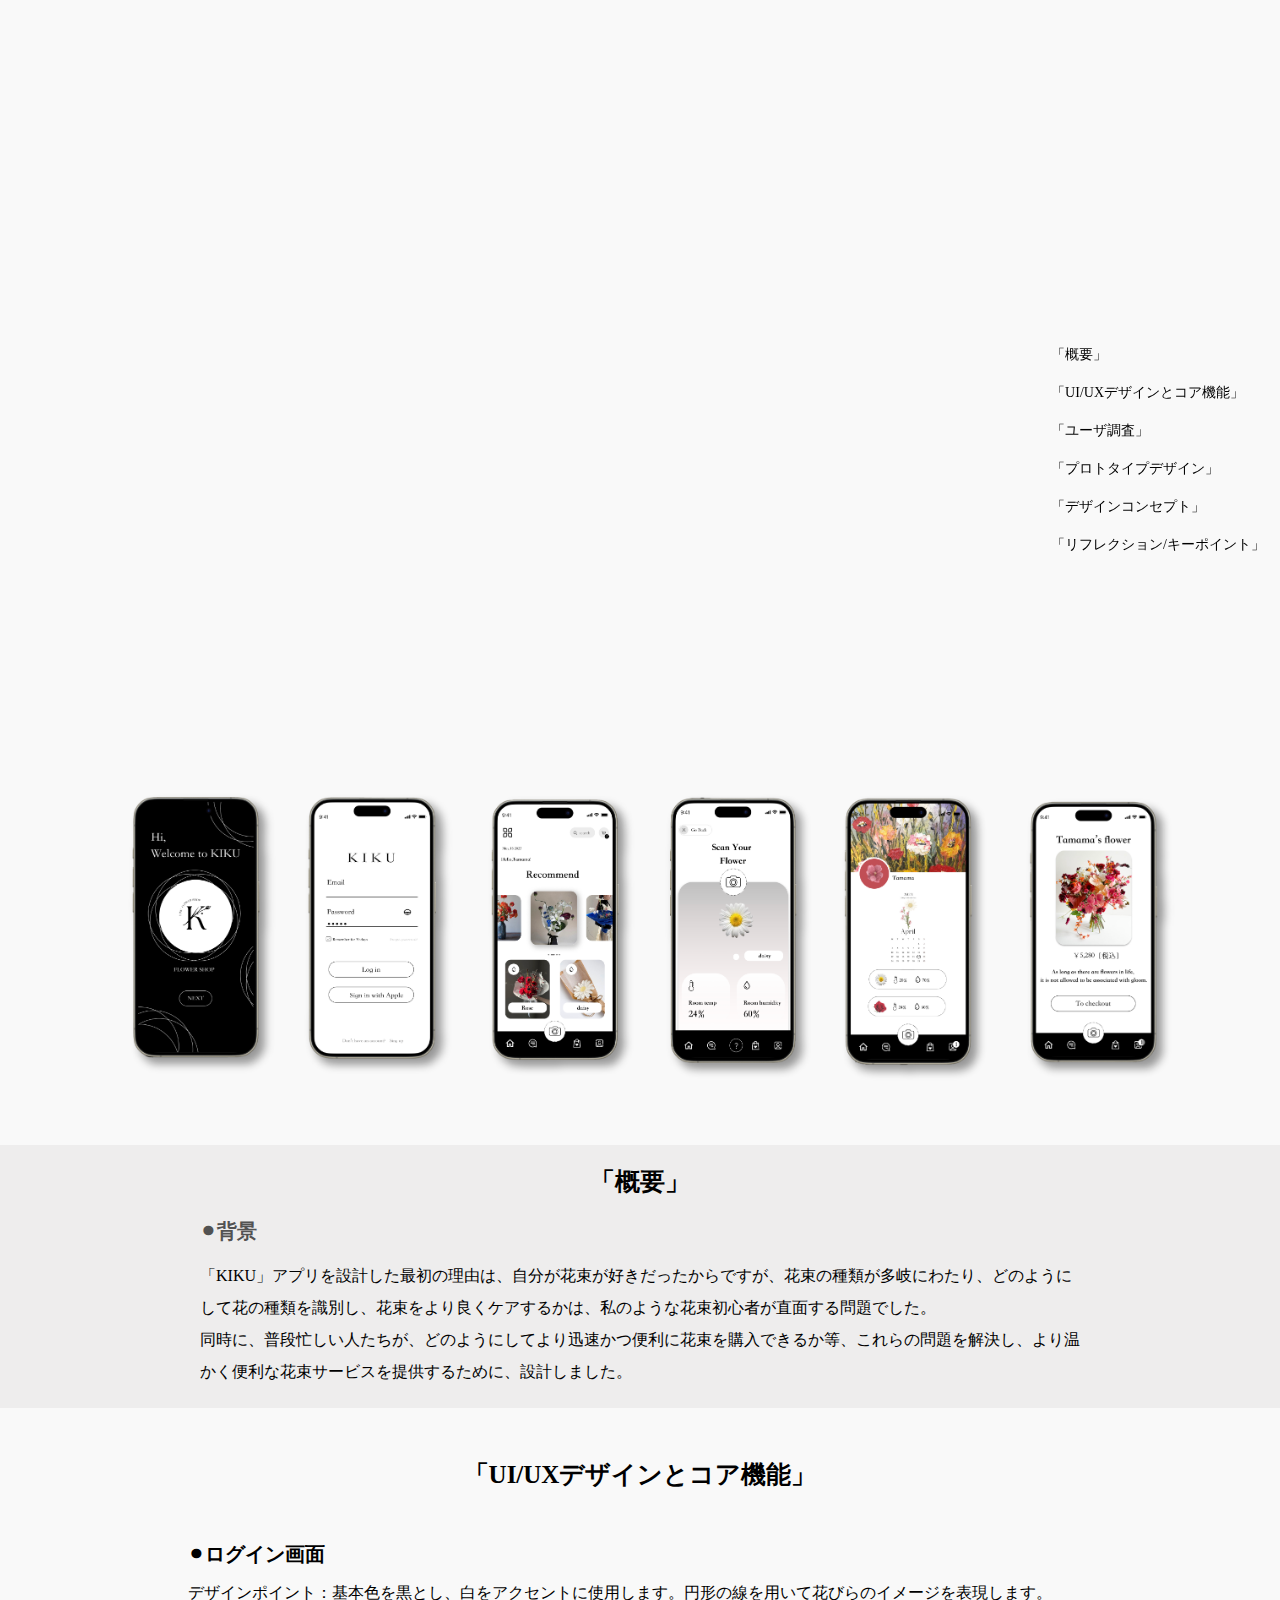
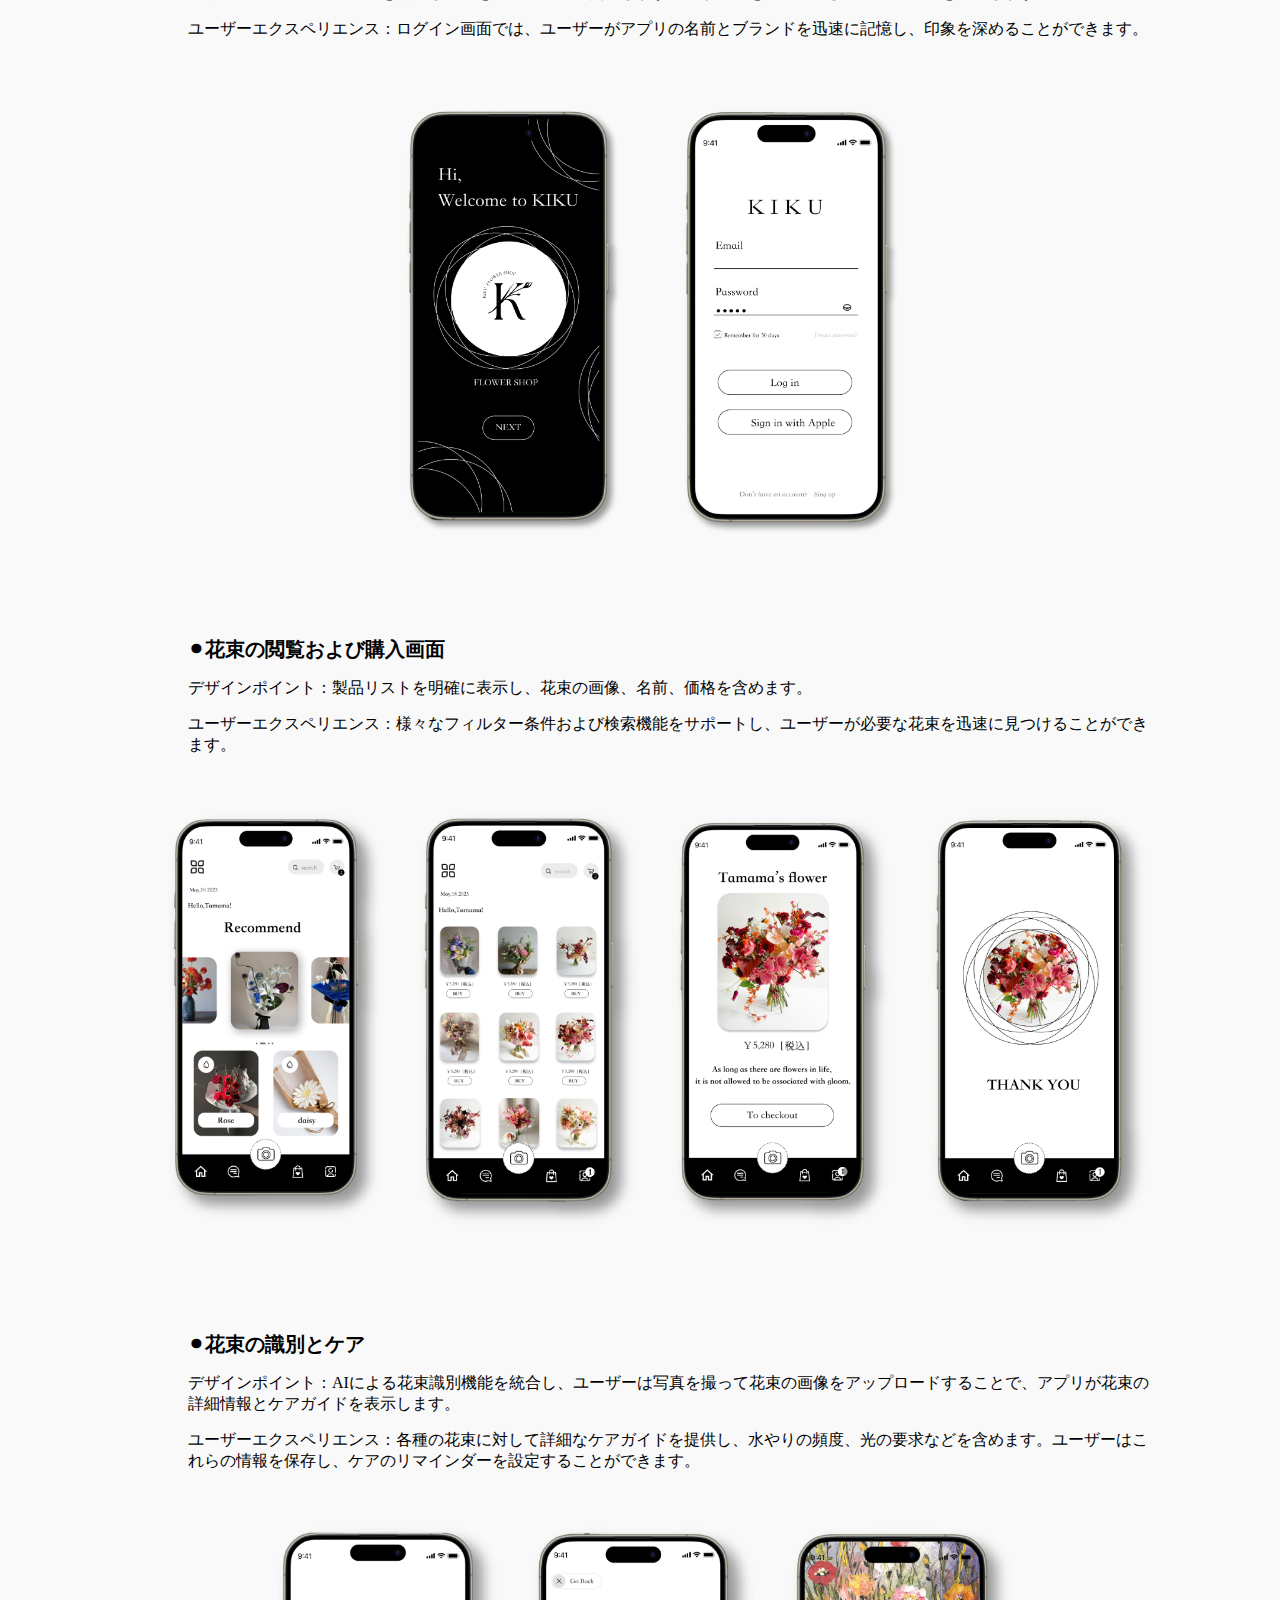
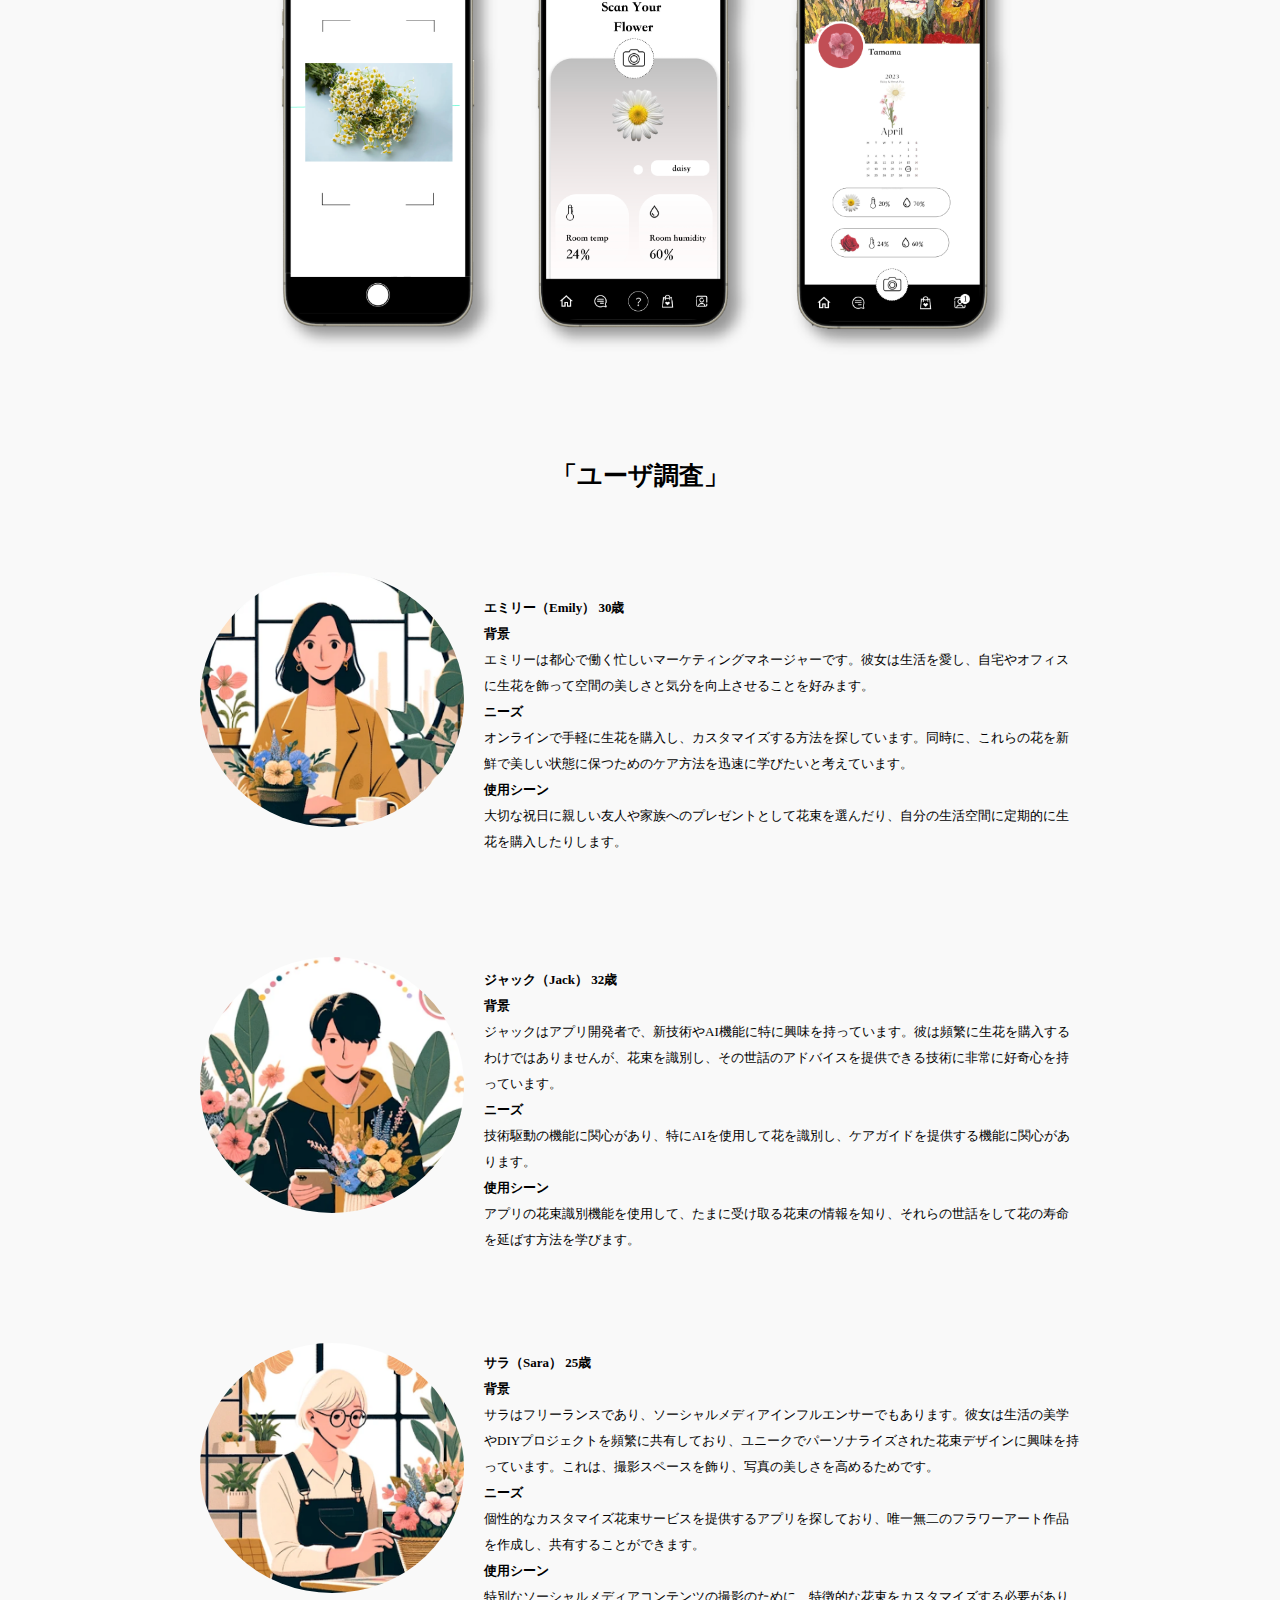
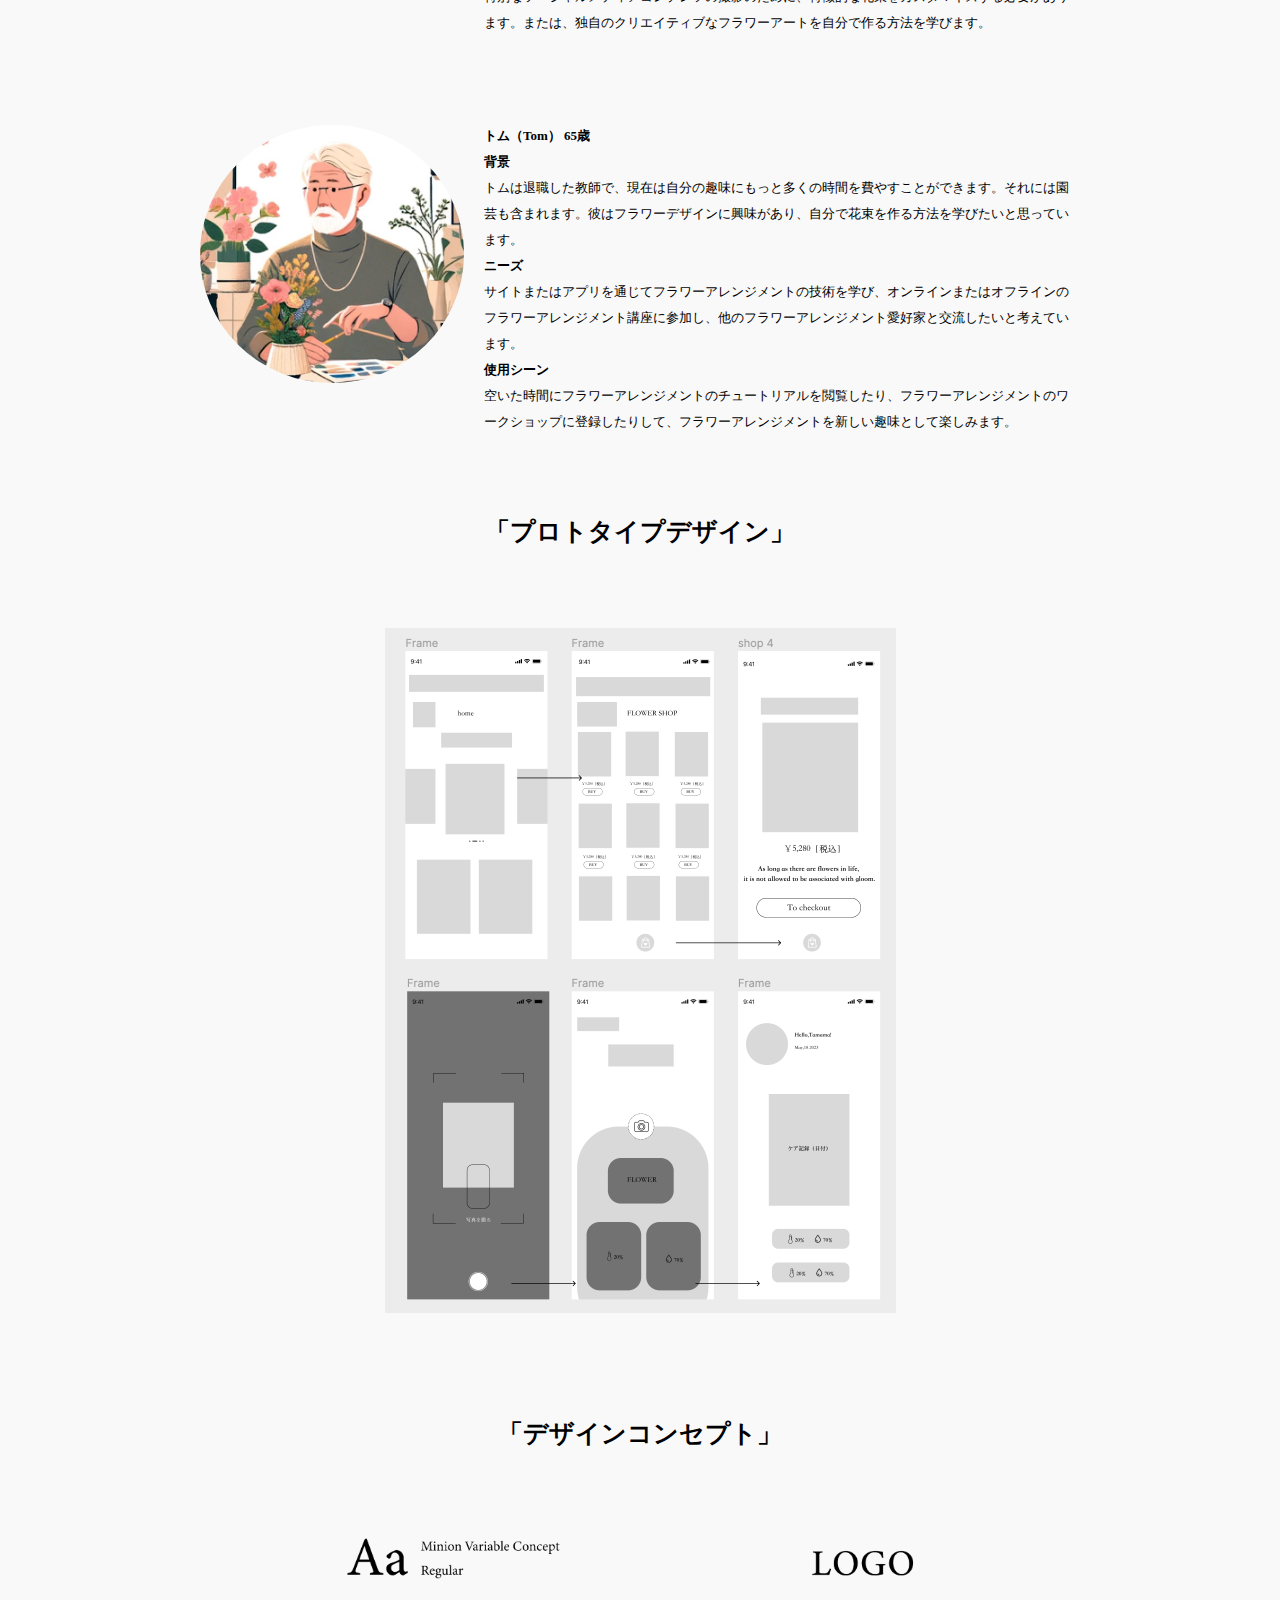
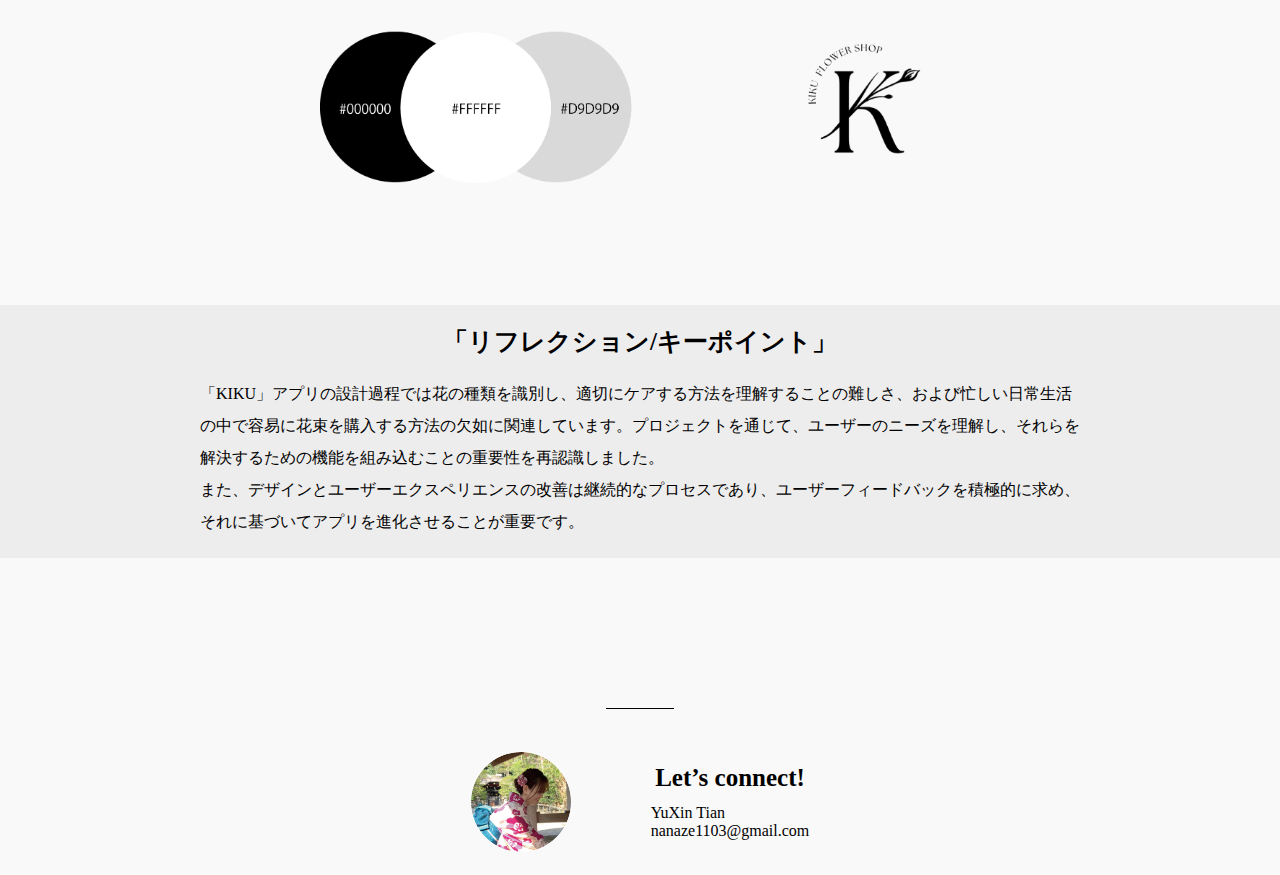
<file: app.html>
<!DOCTYPE html>
<html lang="jp">

<head>
  <meta charset="UTF-8">
  <meta http-equiv="X-UA-Compatible" content="IE=edge">
  <meta name="viewport" content="width=device-width, initial-scale=1.0">
  <link rel="stylesheet" href="./css/app.css">
  <link rel="preconnect" href="https://fonts.googleapis.com">
  <link rel="preconnect" href="https://fonts.gstatic.com" crossorigin>
  <link rel="preconnect" href="https://fonts.googleapis.com">
  <link rel="preconnect" href="https://fonts.gstatic.com" crossorigin>
  <link rel="icon" href="/images/favicon.ico" type="image/x-icon">
  <link
    href="https://fonts.googleapis.com/css2?family=Cormorant+Garamond:wght@700&family=Cormorant+Infant:wght@700&family=Inria+Serif&family=Montserrat&family=Roboto+Slab:wght@500&family=Roboto:wght@300&family=Shippori+Mincho+B1:wght@700&display=swap"
    rel="stylesheet">
  <title>App | Yuxin Tian's Portfolio</title>
</head>

<body>
  <div class="navbar">
    <span><a href="./index.html">Tian</a></span>
    <nav>
      <div class="dropdown">
        <!-- <a href="#portfolio" class="dropbtn">Portfolio</a> -->
        <a href="index.html#portfolio" class="dropbtn">Portfolio</a>

        <div class="dropdown-content">
          <a href="./index.html#web">web</a>
          <a href="./index.html#poster">poster</a>
          <a href="./index.html#art">art</a>
          <a href="./index.html#app">app</a>
        </div>
      </div>
      <a href="./about.html">About</a>
      <a href="mailto:nanaze1103@gmail.com">Contact</a>
    </nav>
  </div>


  <div class="sidebar-menu">
    <a href="#overview" class="menu-item">「概要」</a>
    <a href="#uiux" class="menu-item">「UI/UXデザインとコア機能」</a>
    <a href="#user-research" class="menu-item">「ユーザ調査」</a>
    <a href="#prototype-design" class="menu-item">「プロトタイプデザイン」</a>
    <a href="#design-concept" class="menu-item">「デザインコンセプト」</a>
    <a href="#reflection-keypoints" class="menu-item">「リフレクション/キーポイント」</a>
  </div>


  <div class="container fade-in-animation">
    <h1>KIKU</h1>
  </div>

  <div class="image-box">
    <!-- Replace 'path_to_your_image.jpg' with the actual path to your image -->
    <img src="images/app-iphone.png" alt="Descriptive Text for Image">
  </div>

  <div class="box" id="overview">
    <h4>「概要」</h4>
    <h5>⚫︎背景</h5>
    <p>
      「KIKU」アプリを設計した最初の理由は、自分が花束が好きだったからですが、花束の種類が多岐にわたり、どのようにして花の種類を識別し、花束をより良くケアするかは、私のような花束初心者が直面する問題でした。<br>
      同時に、普段忙しい人たちが、どのようにしてより迅速かつ便利に花束を購入できるか等、これらの問題を解決し、より温かく便利な花束サービスを提供するために、設計しました。
    </p>
  </div>

  <div class="feature-box" id="uiux">
    <h4>「UI/UXデザインとコア機能」</h4>
    <h5>⚫︎ログイン画面</h5>
    <p>デザインポイント：基本色を黒とし、白をアクセントに使用します。円形の線を用いて花びらのイメージを表現します。</p>
    <p>ユーザーエクスペリエンス：ログイン画面では、ユーザーがアプリの名前とブランドを迅速に記憶し、印象を深めることができます。</p>
    <div class="image-row">
      <img src="images/touroku.png" alt="Image Description 1">
    </div>
  </div>

  <div class="feature-box">
    <h5>⚫︎花束の閲覧および購入画面</h5>
    <p>デザインポイント：製品リストを明確に表示し、花束の画像、名前、価格を含めます。</p>
    <p>ユーザーエクスペリエンス：様々なフィルター条件および検索機能をサポートし、ユーザーが必要な花束を迅速に見つけることができます。</p>
    <div class="image-row">
      <img src="images/shopping.png" alt="Image Description 1" style="width: 100%; height: auto;">
    </div>
  </div>

  <div class="feature-box">
    <h5>⚫︎花束の識別とケア</h5>
    <p>デザインポイント：AIによる花束識別機能を統合し、ユーザーは写真を撮って花束の画像をアップロードすることで、アプリが花束の詳細情報とケアガイドを表示します。</p>
    <p>ユーザーエクスペリエンス：各種の花束に対して詳細なケアガイドを提供し、水やりの頻度、光の要求などを含めます。ユーザーはこれらの情報を保存し、ケアのリマインダーを設定することができます。</p>
    <div class="image-row">
      <img src="images/care.png" alt="Image Description 1" style="width: 75%; height: auto;">
    </div>
  </div>
  <!-- 复制上面的盒子两次以创建三个一样的盒子 -->

  <div class="user-research-section" id="user-research">
    <h4 class="user-research-title">「ユーザ調査」</h4>
    <div class="user-research-content">
      <div class="research-item">
        <img src="images/30.png" alt="图片描述" class="research-image">
        <div class="research-text">
          <p><strong>エミリー（Emily） 30歳</strong><br>

            <strong>背景</strong><br>
            エミリーは都心で働く忙しいマーケティングマネージャーです。彼女は生活を愛し、自宅やオフィスに生花を飾って空間の美しさと気分を向上させることを好みます。<br>
            <strong>ニーズ</strong><br>オンラインで手軽に生花を購入し、カスタマイズする方法を探しています。同時に、これらの花を新鮮で美しい状態に保つためのケア方法を迅速に学びたいと考えています。<br>
            <strong>使用シーン</strong><br>
            大切な祝日に親しい友人や家族へのプレゼントとして花束を選んだり、自分の生活空間に定期的に生花を購入したりします。
          </p>
        </div>
      </div>

      <div class="user-research-section">
        <div class="user-research-content">
          <div class="research-item">
            <img src="images/32.png" alt="图片描述" class="research-image">
            <div class="research-text">
              <p><strong>ジャック（Jack） 32歳</strong><br>

                <strong>背景</strong><br>
                ジャックはアプリ開発者で、新技術やAI機能に特に興味を持っています。彼は頻繁に生花を購入するわけではありませんが、花束を識別し、その世話のアドバイスを提供できる技術に非常に好奇心を持っています。<br>
                <strong>ニーズ</strong><br>技術駆動の機能に関心があり、特にAIを使用して花を識別し、ケアガイドを提供する機能に関心があります。<br>
                <strong>使用シーン</strong><br>
                アプリの花束識別機能を使用して、たまに受け取る花束の情報を知り、それらの世話をして花の寿命を延ばす方法を学びます。
              </p>
            </div>
          </div>

          <div class="user-research-section">
            <div class="user-research-content">
              <div class="research-item">
                <img src="images/25.png" alt="图片描述" class="research-image">
                <div class="research-text">
                  <p><strong>サラ（Sara） 25歳</strong><br>

                    <strong>背景</strong><br>
                    サラはフリーランスであり、ソーシャルメディアインフルエンサーでもあります。彼女は生活の美学やDIYプロジェクトを頻繁に共有しており、ユニークでパーソナライズされた花束デザインに興味を持っています。これは、撮影スペースを飾り、写真の美しさを高めるためです。<br>
                    <strong>ニーズ</strong><br>個性的なカスタマイズ花束サービスを提供するアプリを探しており、唯一無二のフラワーアート作品を作成し、共有することができます。<br>
                    <strong>使用シーン</strong><br>
                    特別なソーシャルメディアコンテンツの撮影のために、特徴的な花束をカスタマイズする必要があります。または、独自のクリエイティブなフラワーアートを自分で作る方法を学びます。
                  </p>
                </div>
              </div>

              <div class="user-research-section">
                <div class="user-research-content">
                  <div class="research-item">
                    <img src="images/65.png" alt="图片描述" class="research-image">
                    <div class="research-text">
                      <p><strong>トム（Tom） 65歳</strong><br>

                        <strong>背景</strong><br>
                        トムは退職した教師で、現在は自分の趣味にもっと多くの時間を費やすことができます。それには園芸も含まれます。彼はフラワーデザインに興味があり、自分で花束を作る方法を学びたいと思っています。<br>
                        <strong>ニーズ</strong><br>サイトまたはアプリを通じてフラワーアレンジメントの技術を学び、オンラインまたはオフラインのフラワーアレンジメント講座に参加し、他のフラワーアレンジメント愛好家と交流したいと考えています。<br>
                        <strong>使用シーン</strong><br>
                        空いた時間にフラワーアレンジメントのチュートリアルを閲覧したり、フラワーアレンジメントのワークショップに登録したりして、フラワーアレンジメントを新しい趣味として楽しみます。
                      </p>
                    </div>
                  </div>

                  <div class="centered-container" id="prototype-design">
                    <h4>「プロトタイプデザイン」</h4>
                    <img src="images/yuan.png" alt="Descriptive Text for Image">
                  </div>

                  <div class="centered-container" id="design-concept">
                    <h4>「デザインコンセプト」</h4>
                    <img src="images/design concept.png" alt="Descriptive Text for Image">
                  </div>

                  <div class="box" id="reflection-keypoints">
                    <h4>「リフレクション/キーポイント」</h4>
                    <p>
                      「KIKU」アプリの設計過程では花の種類を識別し、適切にケアする方法を理解することの難しさ、および忙しい日常生活の中で容易に花束を購入する方法の欠如に関連しています。プロジェクトを通じて、ユーザーのニーズを理解し、それらを解決するための機能を組み込むことの重要性を再認識しました。<br>また、デザインとユーザーエクスペリエンスの改善は継続的なプロセスであり、ユーザーフィードバックを積極的に求め、それに基づいてアプリを進化させることが重要です。
                    </p>
                  </div>

                  <div class="bottom-box">
                    <div class="bottom-line"></div>
                    <div class="contact-container ">
                      <img src="images/sakura.png" alt="Profile Picture" class="profile-pic">
                      <div class="contact-info">
                        <h3>Let’s connect!</h3>
                        <p></span>YuXin Tian</p>
                        <p>nanaze1103@gmail.com</p>
                      </div>
                    </div>
                  </div>

                  <script>
                    document.addEventListener("DOMContentLoaded", function () {
                      var navbar = document.querySelector(".navbar");

                      window.addEventListener("scroll", function () {
                        if (window.pageYOffset > 100) {
                          navbar.classList.add("show");
                        } else {
                          navbar.classList.remove("show");
                        }
                      });
                    });

                    document.addEventListener("DOMContentLoaded", function () {
                      const bottomBox = document.querySelector('.bottom-box');
                      const bottomLine = document.querySelector('.bottom-line');


                      function isInViewport(element) {
                        const rect = element.getBoundingClientRect();
                        return (
                          rect.top >= 0 &&
                          rect.left >= 0 &&
                          rect.bottom <= (window.innerHeight || document.documentElement.clientHeight) &&
                          rect.right <= (window.innerWidth || document.documentElement.clientWidth)
                        );
                      }


                      window.addEventListener('scroll', function () {
                        if (isInViewport(bottomBox)) {
                          bottomBox.classList.add('visible');
                        }
                      });


                      window.addEventListener('scroll', function () {
                        if (isInViewport(bottomLine) && !bottomLine.classList.contains('visible')) {
                          bottomLine.classList.add('visible');
                        }
                      });
                    });

                  </script>

</body>

</html>
</file>
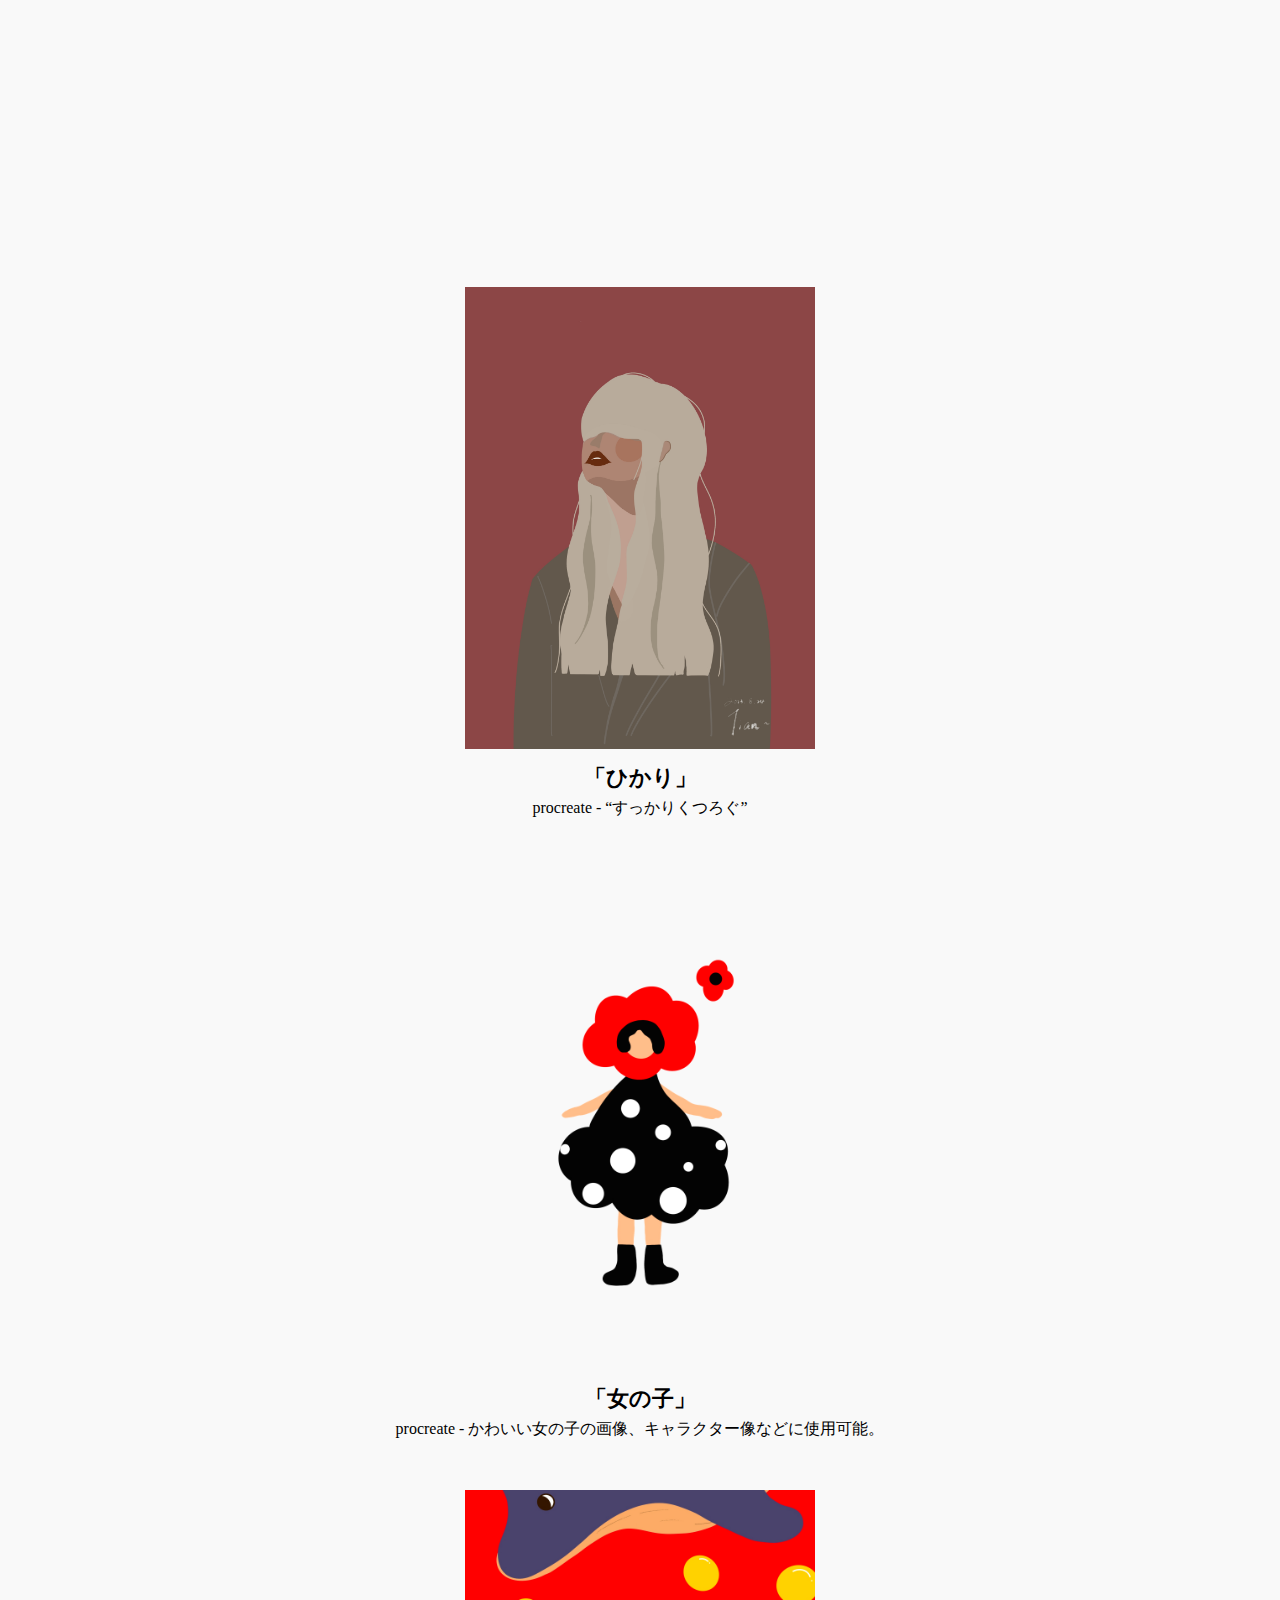
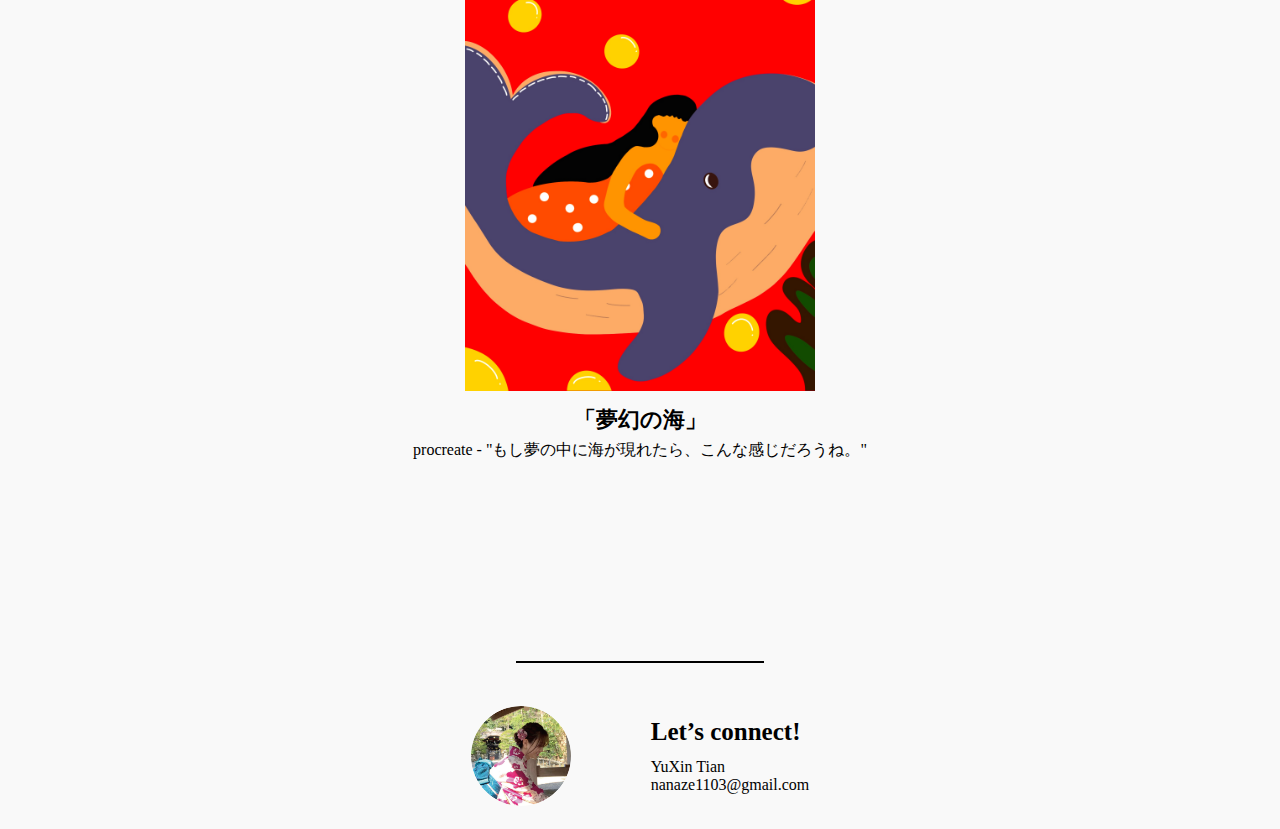
<file: art.html>
<!DOCTYPE html>
<html lang="jp">

<head>
  <meta charset="UTF-8">
  <meta http-equiv="X-UA-Compatible" content="IE=edge">
  <meta name="viewport" content="width=device-width, initial-scale=1.0">
  <link rel="stylesheet" href="./css/art.css">
  <link rel="preconnect" href="https://fonts.googleapis.com">
  <link rel="preconnect" href="https://fonts.gstatic.com" crossorigin>
  <link rel="preconnect" href="https://fonts.googleapis.com">
  <link rel="preconnect" href="https://fonts.gstatic.com" crossorigin>
  <link rel="icon" href="/images/favicon.ico" type="image/x-icon">
  <link
    href="https://fonts.googleapis.com/css2?family=Cormorant+Garamond:wght@700&family=Cormorant+Infant:wght@700&family=Inria+Serif&family=Montserrat&family=Roboto+Slab:wght@500&family=Roboto:wght@300&family=Shippori+Mincho+B1:wght@700&display=swap"
    rel="stylesheet">
  <title>Art | Yuxin Tian's Portfolio</title>
</head>

<body>
  <div class="navbar">
    <span><a href="./index.html">Tian</a></span>
    <nav>
      <div class="dropdown">
        <a href="index.html#portfolio" class="dropbtn">Portfolio</a>
        <div class="dropdown-content">
          <a href="./index.html#web">web</a>
          <a href="./index.html#poster">poster</a>
          <a href="./index.html#art">art</a>
          <a href="./index.html#app">app</a>
        </div>
      </div>
      <a href="./about.html">About</a>
      <a href="mailto:nanaze1103@gmail.com">Contact</a>
    </nav>
  </div>

  <div class="box">
    <span class="text">Art Design</span>
    <div class="line-one"></div>
  </div>

  <div class="content-box">
    <div class="item">
      <img src="images/art1.jpg" alt="Image 1">
      <h4>「ひかり」</h4>
      <p>procreate - “すっかりくつろぐ”</p>
    </div>
    <div class="item">
      <img src="images/art2.png" alt="Image 2">
      <h4>「女の子」</h4>
      <p>procreate - かわいい女の子の画像、キャラクター像などに使用可能。</p>
    </div>
    <div class="item">
      <img src="images/art3.JPG" alt="Image 3">
      <h4>「夢幻の海」</h4>
      <p>procreate -
        "もし夢の中に海が現れたら、こんな感じだろうね。"</p>
    </div>
  </div>

  <div class="bottom-box">
    <div class="bottom-line"></div>
    <div class="contact-container ">
      <img src="images/sakura.png" alt="Profile Picture" class="profile-pic">
      <div class="contact-info">
        <h3>Let’s connect!</h3>
        <p></span>YuXin Tian</p>
        <p>nanaze1103@gmail.com</p>
      </div>
    </div>
  </div>


  <script>
    document.addEventListener("DOMContentLoaded", function () {
      var navbar = document.querySelector(".navbar");

      window.addEventListener("scroll", function () {
        if (window.pageYOffset > 100) {
          navbar.classList.add("show");
        } else {
          navbar.classList.remove("show");
        }
      });
    });


    document.addEventListener("DOMContentLoaded", function () {

      function isInViewport(element) {
        const rect = element.getBoundingClientRect();
        return (
          rect.top >= 0 &&
          rect.left >= 0 &&
          rect.bottom <= (window.innerHeight || document.documentElement.clientHeight) &&
          rect.right <= (window.innerWidth || document.documentElement.clientWidth)
        );
      }

      const bottomBox = document.querySelector('.bottom-box');


      window.addEventListener('scroll', function () {
        if (isInViewport(bottomBox)) {
          bottomBox.classList.add('visible');
        }
      });
    });

    document.addEventListener("DOMContentLoaded", function () {
      function isInViewport(element) {
        const rect = element.getBoundingClientRect();
        return (
          rect.top >= 0 &&
          rect.left >= 0 &&
          rect.bottom <= (window.innerHeight || document.documentElement.clientHeight) &&
          rect.right <= (window.innerWidth || document.documentElement.clientWidth)
        );
      }

      const bottomLine = document.querySelector('.bottom-line');

      window.addEventListener('scroll', function () {
        if (isInViewport(bottomLine) && !bottomLine.classList.contains('visible')) {
          bottomLine.classList.add('visible');
        }
      });
    });

    document.addEventListener("DOMContentLoaded", function () {
      const elementsToAnimateLeft = document.querySelectorAll('.item img');
      const elementsToAnimateRight = document.querySelectorAll('.item h4, .item p');

      function isInViewport(element) {
        const rect = element.getBoundingClientRect();
        return (
          rect.top < (window.innerHeight || document.documentElement.clientHeight) &&
          rect.bottom > 0
        );
      }

      function checkElementsInViewport() {
        elementsToAnimateLeft.forEach(el => {
          if (isInViewport(el) && !el.classList.contains('visible-slide-in-from-left')) {
            el.classList.add('visible-slide-in-from-left');
            el.style.opacity = 1;
            el.style.transform = "translateX(0%)";
          }
        });

        elementsToAnimateRight.forEach(el => {
          if (isInViewport(el) && !el.classList.contains('visible-slide-in-from-right')) {
            el.classList.add('visible-slide-in-from-right');
            el.style.opacity = 1;
            el.style.transform = "translateX(0%)";
          }
        });
      }

      window.addEventListener('scroll', checkElementsInViewport);
      checkElementsInViewport();
    });


  </script>
</body>

</html>
</file>
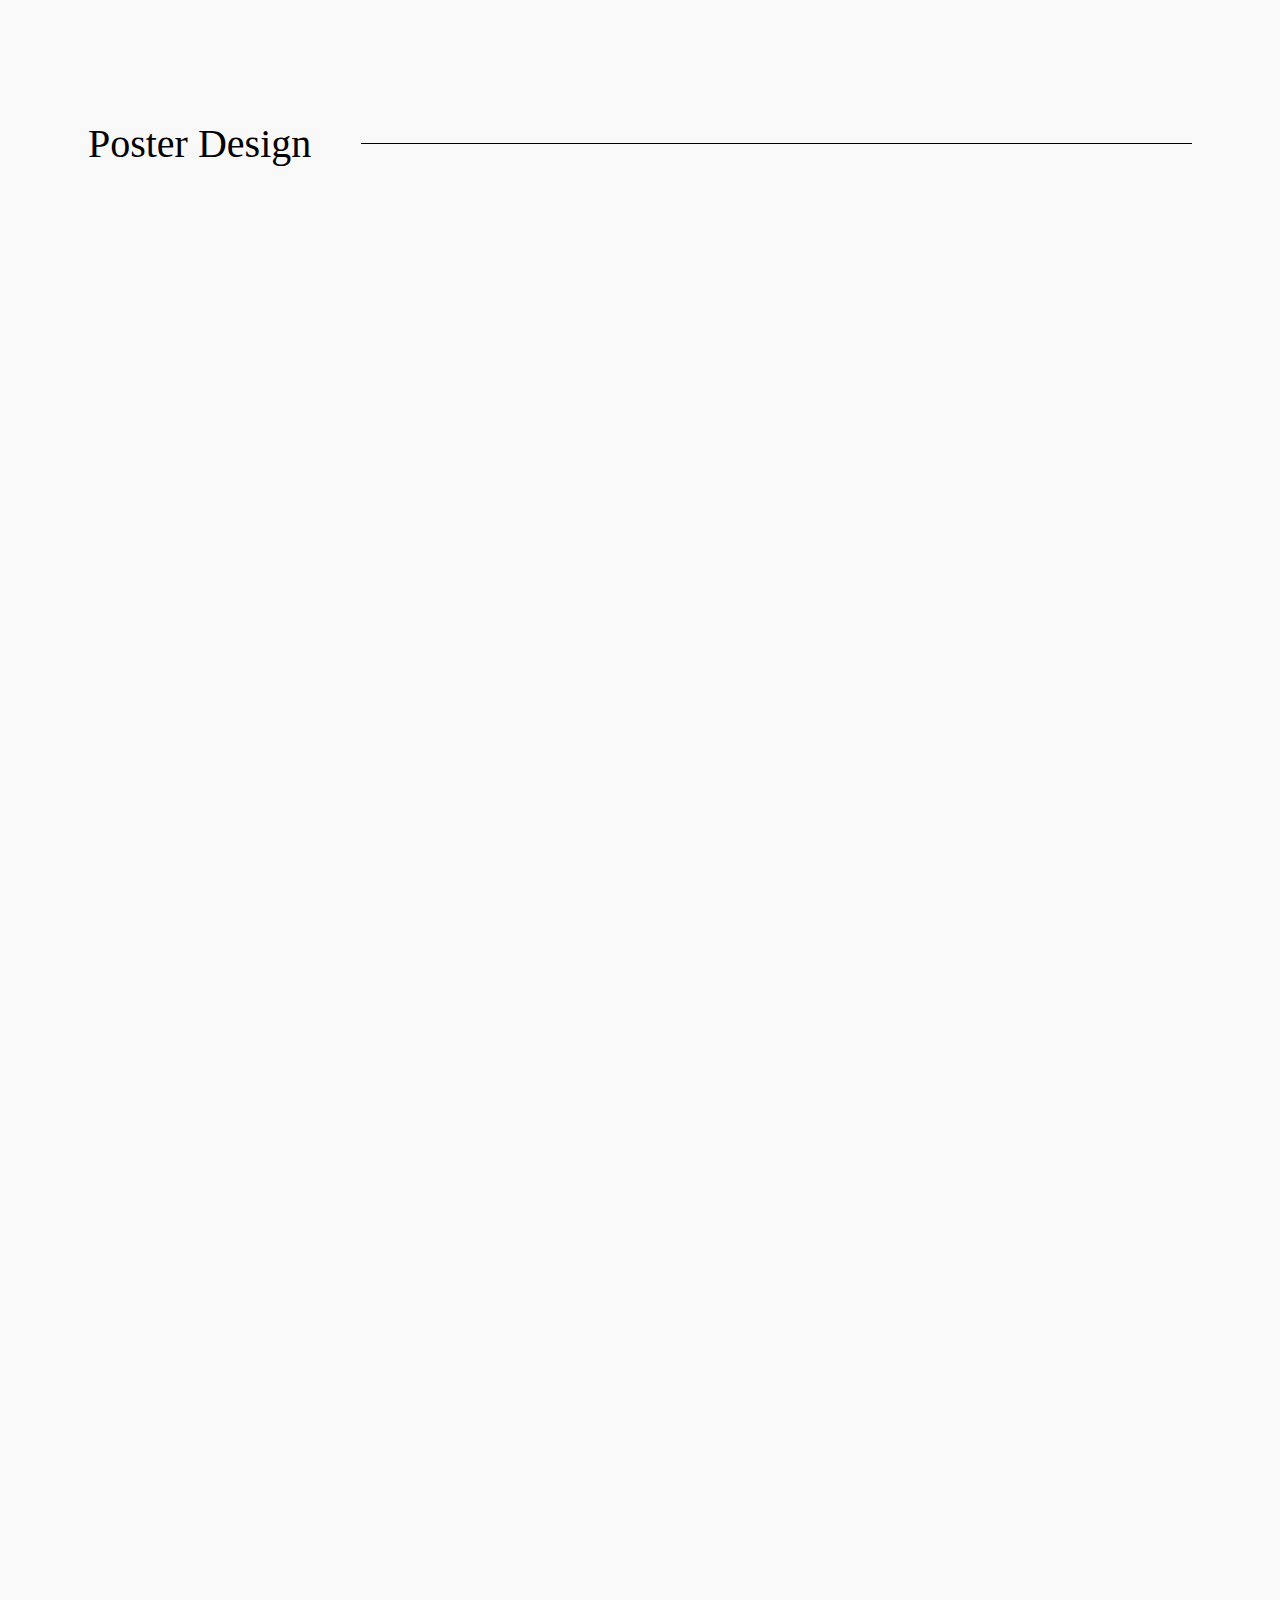
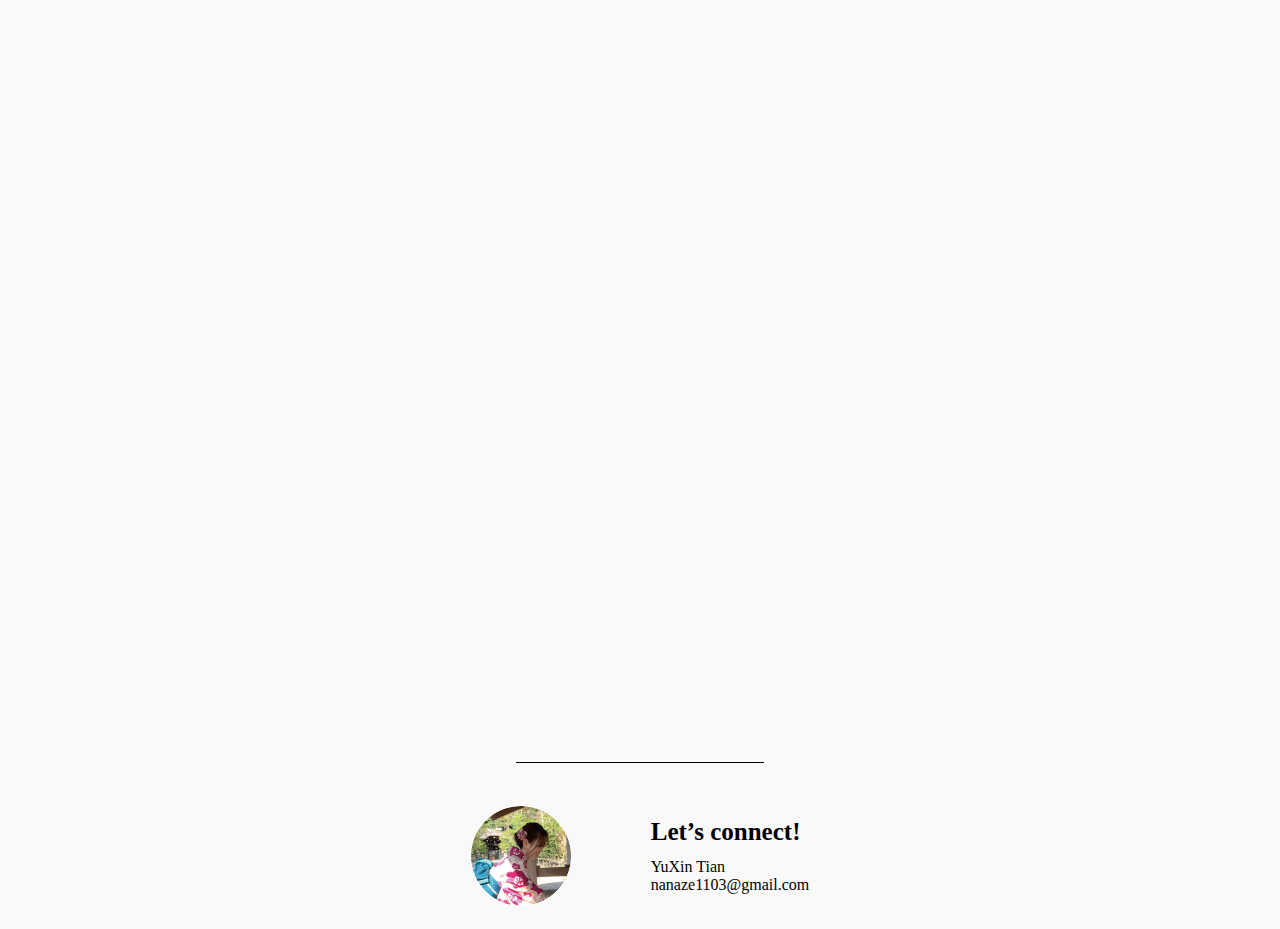
<file: poster.html>
<!DOCTYPE html>
<html lang="jp">

<head>
  <meta charset="UTF-8">
  <meta http-equiv="X-UA-Compatible" content="IE=edge">
  <meta name="viewport" content="width=device-width, initial-scale=1.0">
  <link rel="stylesheet" href="./css/poster.css">
  <link rel="preconnect" href="https://fonts.googleapis.com">
  <link rel="preconnect" href="https://fonts.gstatic.com" crossorigin>
  <link rel="preconnect" href="https://fonts.googleapis.com">
  <link rel="preconnect" href="https://fonts.gstatic.com" crossorigin>
  <link rel="icon" href="/images/favicon.ico" type="image/x-icon">
  <link
    href="https://fonts.googleapis.com/css2?family=Cormorant+Garamond:wght@700&family=Cormorant+Infant:wght@700&family=Inria+Serif&family=Montserrat&family=Roboto+Slab:wght@500&family=Roboto:wght@300&family=Shippori+Mincho+B1:wght@700&display=swap"
    rel="stylesheet">
  <title>Poster | Yuxin Tian's Portfolio</title>
</head>

<body>
  <div class="navbar">
    <span><a href="./index.html">Tian</a></span>
    <nav>
      <div class="dropdown">
        <a href="index.html#portfolio" class="dropbtn">Portfolio</a>
        <div class="dropdown-content">
          <a href="./index.html#web">web</a>
          <a href="./index.html#poster">poster</a>
          <a href="./index.html#art">art</a>
          <a href="./index.html#app">app</a>
        </div>
      </div>
      <a href="./about.html">About</a>
      <a href="mailto:nanaze1103@gmail.com">Contact</a>
    </nav>
  </div>

  <div class="box">
    <span class="text">Poster Design</span>
    <div class="line-one"></div>
  </div>


  <div class="content-wrapper">
    <div class="item-box">
      <img src="images/onigiri.png" alt="Image 1">
      <div class="text-section">
        <h4>「ふわふわおにぎりランド」</h4>
        <p>　制作時間：1.5日</p>
        <p>デザインポイント：これは飲食業向けのポスターで、可愛らしくて面白いスタイルを基本とし、同時にすべての味をポスターに反映させて、お客様が面白いと感じると同時に、迅速に情報をキャッチできるようにしています。</p>
      </div>
    </div>
    <div class="item-box">
      <img src="images/tokyo.png" alt="Image 2">
      <div class="text-section">
        <h4>「Discover Your Tokyo」</h4>
        <p>　制作時間：2日</p>
        <p>
          デザインポイント：自分のアイデアに基づいてデザインされたポスターです。初めて東京に来た時の印象は、電車の路線が多く、都市が多様性に富んでいるということでした。そのため、「TOKYO」フォントデザインポイントは、東京の高層ビルを模倣し、多彩な色で東京の多様性を表現しています。赤いまるは日本の国旗の象徴を取り入れつつ、東京の中心線も表しています。色は日本の電車の路線色を使用しています。
        </p>
      </div>
    </div>
    <div class="item-box">
      <img src="images/onsen.png" alt="Image 3">
      <div class="text-section">
        <h4>「HAKONE ONSEN」</h4>
        <p>制作時間：2時間</p>
        <p>
          デザインポイント：箱根温泉のバナーです。人々に快適で涼しい感覚を与えるために、淡色を使用しました。また、温泉の水の波紋を模倣するために不規則な形の線を使用しています。顧客が最初に快適さを感じるようにし、直接温泉の情報をキャッチできるようにします。
        </p>
      </div>
    </div>
    <div class="item-box">
      <img src="images/bl.png" alt="Image 4">
      <div class="text-section">
        <h4>「Boulangerie」</h4>
        <p>制作時間：１時間</p>
        <p>
          デザインポイント：「Boulangerie」学校のWebデザインの課題に基づいたバナーデザインです。カバーには人気商品を追加し、顧客が大まかなパンの種類やパン屋の雰囲気をすぐに理解できるようにします。店への情報は最下部にあり、フォントの大きさを利用して顧客の注意を引き、情報を迅速に伝えます。
        </p>
      </div>
    </div>
  </div>

  <div class="bottom-box">
    <div class="bottom-line"></div>
    <div class="contact-container ">
      <img src="images/sakura.png" alt="Profile Picture" class="profile-pic">
      <div class="contact-info">
        <h3>Let’s connect!</h3>
        <p></span>YuXin Tian</p>
        <p>nanaze1103@gmail.com</p>
      </div>
    </div>
  </div>

  <script>
    document.addEventListener("DOMContentLoaded", function () {
      var navbar = document.querySelector(".navbar");

      window.addEventListener("scroll", function () {
        if (window.pageYOffset > 100) {
          navbar.classList.add("show");
        } else {
          navbar.classList.remove("show");
        }
      });
    });

    document.addEventListener("DOMContentLoaded", function () {

      function isInViewport(element) {
        const rect = element.getBoundingClientRect();
        return (
          rect.top >= 0 &&
          rect.left >= 0 &&
          rect.bottom <= (window.innerHeight || document.documentElement.clientHeight) &&
          rect.right <= (window.innerWidth || document.documentElement.clientWidth)
        );
      }

      const bottomBox = document.querySelector('.bottom-box');


      window.addEventListener('scroll', function () {
        if (isInViewport(bottomBox)) {
          bottomBox.classList.add('visible');
        }
      });
    });

    document.addEventListener("DOMContentLoaded", function () {
      function isInViewport(element) {
        const rect = element.getBoundingClientRect();
        return (
          rect.top >= 0 &&
          rect.left >= 0 &&
          rect.bottom <= (window.innerHeight || document.documentElement.clientHeight) &&
          rect.right <= (window.innerWidth || document.documentElement.clientWidth)
        );
      }

      const bottomLine = document.querySelector('.bottom-line');

      window.addEventListener('scroll', function () {
        if (isInViewport(bottomLine) && !bottomLine.classList.contains('visible')) {
          bottomLine.classList.add('visible');
        }
      });
    });

  </script>
</body>

</html>
</file>
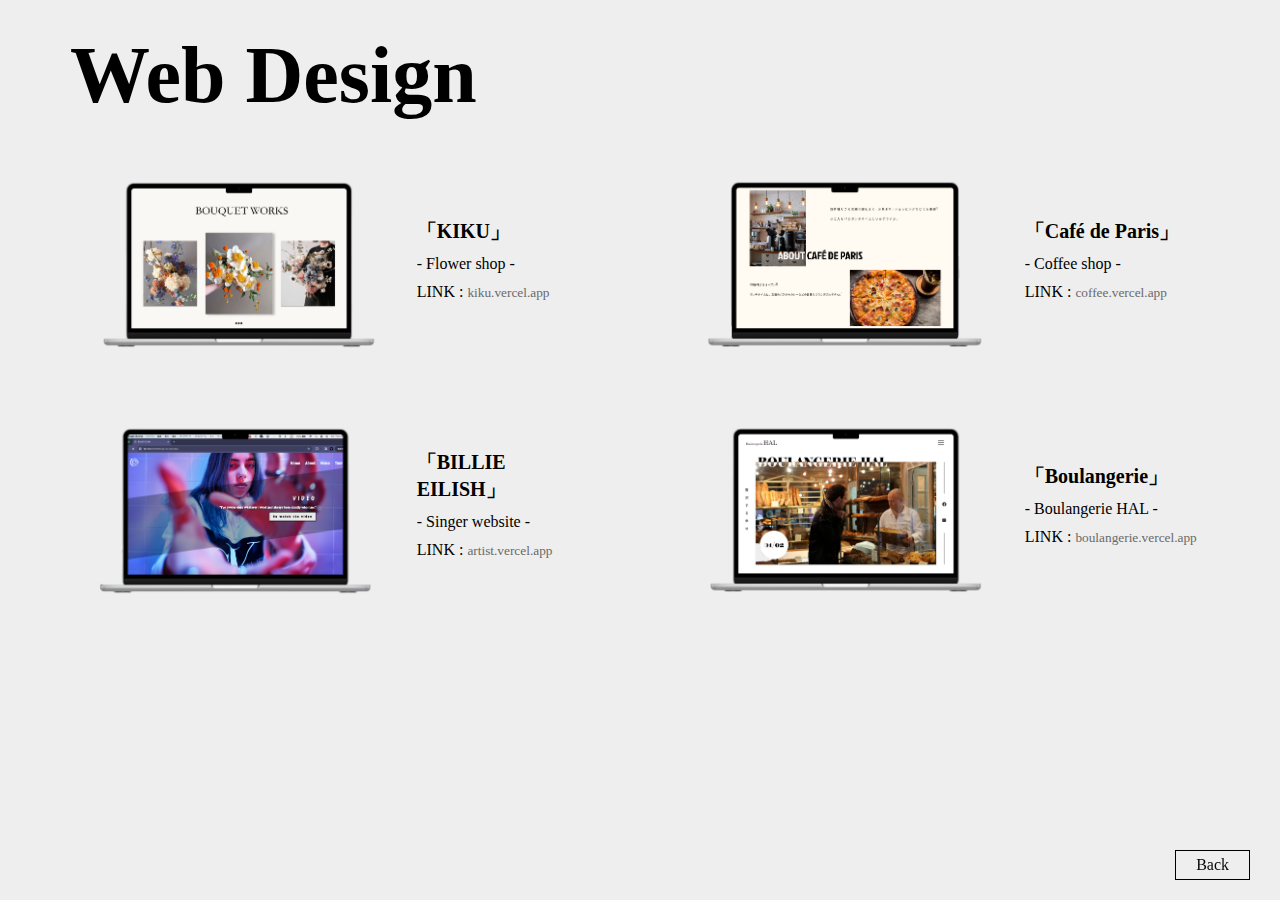
<file: web.html>
<!DOCTYPE html>
<html lang="jp">

<head>
  <meta charset="UTF-8">
  <meta http-equiv="X-UA-Compatible" content="IE=edge">
  <meta name="viewport" content="width=device-width, initial-scale=1.0">
  <link rel="icon" href="/images/favicon.ico" type="image/x-icon">
  <title>Web | Yuxin Tian's Portfolio</title>
  <style>
    * {
      margin: 0;
      padding: 0;
      box-sizing: border-box;
    }

    body {
      background-color: #eeeeee;
      cursor: url("../images/maru.png"), auto;
      font-family: "DM Serif Display", serif;
      animation: fadeInSlideDown ease-in-out 1s;
    }

    @keyframes fadeInSlideDown {
      0% {
        opacity: 0;
        transform: translateY(-20px);
      }

      100% {
        opacity: 1;
        transform: translateY(0);
      }
    }

    .title {
      margin: 30px 70px;
    }

    .title h1 {
      font-size: 80px;
      position: relative;
      z-index: 2;
    }

    .container {
      display: flex;
      flex-wrap: wrap;
      justify-content: space-around;
      align-items: center;
      width: 95%;
      margin: 0 auto;
    }

    .box {
      flex-basis: 45%;
      display: flex;
      align-items: center;
      padding: 20px;
      margin-bottom: 20px;
    }

    .box img {
      width: 60%;
    }

    .text-section {
      text-align: left;
    }

    .text-section h4 {
      margin-left: 30PX;
      font-size: 20px;
    }

    .text-section p {
      margin-top: 10px;
      margin-bottom: 10px;
      margin-left: 30px;
    }

    .text-section p a {
      color: rgb(106, 105, 105);
    }

    .text-section a {
      text-decoration: none;
      color: black;
    }

    .back-button {
      position: fixed;
      bottom: 20px;
      right: 30px;
      padding: 5px 20px;
      font-size: 16px;
      z-index: 1000;
      border: 1.5px solid #000;
    }

    .back-button a {
      text-decoration: none;
      color: rgb(5, 5, 5);
    }

    .back-button:hover,
    .back-button a:hover {
      background-color: #000;
      color: #fff;
    }

    .back-button:hover a {
      color: #fff;
    }

    @media (max-width: 768px) {
      .box {
        flex-basis: 100%;

      }

      .title h1 {
        font-size: 40px;

      }

      .text-section h4,
      .text-section p {
        margin-left: 15px;

      }

      .back-button {
        bottom: 10px;
        right: 15px;

      }
    }
  </style>
</head>

<body>
  <div class="title">
    <h1>Web Design</h1>
  </div>


  <div class="container">
    <div class="box">
      <img src="images/kiku.png" alt="图片描述">
      <div class="text-section">
        <h4>「KIKU」</h4>
        <p>- Flower shop -</p>
        <p>LINK : <small><a href="https://kiku-flowershop.vercel.app/" target="_blank">kiku.vercel.app
        </p></small>
        </a>
      </div>
    </div>

    <div class="box">
      <img src="images/pizza.png" alt="图片描述">
      <div class="text-section">
        <h4>「Café de Paris」</h4>
        <p>- Coffee shop -</p>
        <p>LINK : <small><a href="https://tian-coffee-site.vercel.app/" target="_blank">coffee.vercel.app
        </p></small>
        </a>
      </div>
    </div>


    <div class="box">
      <img src="images/star.png" alt="图片描述">
      <div class="text-section">
        <h4>「BILLIE EILISH」</h4>
        <p>- Singer website -</p>
        <p>LINK : <small><a href="https://billy-eilish-artist-website.vercel.app/
          " target="_blank">artist.vercel.app

        </p></small>
        </a>
      </div>
    </div>


    <div class="box">
      <img src="images/pann.png" alt="图片描述">
      <div class="text-section">
        <h4>「Boulangerie」</h4>
        <p>- Boulangerie HAL -</p>
        <p>LINK : <small><a href="https://tian-boulangerie.vercel.app/" target="_blank">boulangerie.vercel.app
        </p></small>
        </a>
      </div>
    </div>

  </div>
  <div class="back-button"><a href="/index.html#web">Back</a></div>

</body>

</html>
</file>
<file: css/app.css>
@charset "UTF-8";

* {
  margin: 0;
  padding: 0;
  box-sizing: border-box;
}

body {
  background-color: #f9f9f9;
  cursor: url("../images/maru.png"), auto;
}

html {
  scroll-behavior: smooth;
}
.navbar {
  position: fixed;
  top: -60px;
  width: 100%;
  color: black;
  transition: top 0.3s;
  display: flex;
  justify-content: space-between;
  padding: 10px;
  margin: 30px;
  z-index: 1000;
  font-size: 18px;
  font-family: "DM Serif Display", serif;
}

.navbar.show {
  top: 0;
}

nav a {
  padding: 10px;
  margin: 30px;
  color: black;
  text-decoration: none;
}

span a {
  text-decoration: none;
  color: #000;
}

nav a:hover {
  text-decoration: underline;
}

.dropdown {
  position: relative;
  display: inline-block;
}

.dropdown-content {
  display: none;
  position: absolute;
  background-color: #f9f9f9;
  min-width: 100px;
  box-shadow: 0 8px 16px 0 rgba(0, 0, 0, 0.2);
  z-index: 1;
  left: 50%;
  transform: translateX(-50%);
}

.dropdown-content a {
  color: black;
  padding: 2px 2px;
  text-decoration: none;
  display: block;
  font-size: 16px;
  text-align: center;
  font-family: "DM Serif Display", serif;
}

.dropdown:hover .dropdown-content,
.dropbtn:focus + .dropdown-content {
  display: block;
}

@media (max-width: 768px) {
  .navbar {
    padding: 5px;
    margin: 15px;
    font-size: 14px;
  }

  nav a {
    padding: 5px;
    margin: 15px;
  }
}

.container {
  width: 100%;
  height: 80vh;
  background-color: #eeeded;
  display: flex;
  justify-content: center;
  align-items: center;
  position: relative;
  flex-direction: column;
}
h1 {
  position: absolute;
  font-size: 200px;
  z-index: 1;
  margin: 0;
  letter-spacing: 0.1em;
  font-family: "DM Serif Display", serif;
}
.image-box {
  width: 100%;
  display: flex;
  justify-content: center;
  align-items: center;
  padding: 0 100px;
  margin-top: 60px;
  margin-bottom: 60px;
}
.image-box img {
  width: 100%;
  height: auto;
}

.box {
  background-color: #eeeded;
  padding: 20px 200px;
  box-sizing: border-box;
  text-align: left;
}
.box h4 {
  margin: 0 0 20px 0;
  font-size: 25px;
  text-align: center;
  font-family: "DM Serif Display", serif;
}
.box h5 {
  margin-bottom: 15px;
  font-size: 20px;
  color: rgb(82, 82, 82);
  font-family: "DM Serif Display", serif;
}
.box p {
  margin: 0 0 10px 0;
  line-height: 2;
  font-family: "DM Serif Display", serif;
}
.box p:last-child {
  margin-bottom: 0;
}

.feature-box {
  text-align: left;
  margin: 20px auto;
  width: 80%;
}

.feature-box h4 {
  text-align: center;
  margin-top: 50px;
  margin-bottom: 50px;
  font-size: 25px;
  font-family: "DM Serif Display", serif;
}

.feature-box h5 {
  font-size: 20px;
}
.feature-box h5,
.feature-box p {
  margin-bottom: 15px;
  padding-left: 60px;
  font-family: "DM Serif Display", serif;
}

.image-row {
  display: flex;
  justify-content: center;
  gap: 10px;
}

.image-row img {
  width: 55%;
  height: auto;
  margin-bottom: 80px;
  margin-top: 30px;
}

.user-research-section {
  text-align: center;
}

.user-research-title {
  margin-bottom: 80px;
  font-size: 25px;
  font-family: "DM Serif Display", serif;
}

.user-research-content {
  display: flex;
  flex-direction: column;
  align-items: center;
}

.research-item {
  display: flex;
  align-items: center;
  margin-bottom: 80px;
  padding: 0px 200px;
}

.research-image {
  margin-right: 20px;
  width: 30%;
  height: auto;
  border-radius: 50%;
  margin-bottom: 50px;
}

.research-text {
  text-align: left;
}
.research-text p {
  font-size: 13px;
  line-height: 2;
  font-family: "DM Serif Display", serif;
}

@media (max-width: 768px) {
  .research-item {
    flex-direction: column;
  }
  .research-image {
    margin-bottom: 10px;
  }
}

.sidebar-menu {
  position: fixed;
  top: 50%;
  right: 0;
  transform: translateY(-50%);
  border-radius: 5px 0 0 5px;
  padding: 5px;
  font-family: "DM Serif Display", serif;
  font-size: 14px;
}

.menu-item {
  display: block;
  padding: 10px;
  color: black;
  text-decoration: none;
}

.centered-container img {
  width: 50%;
  margin-bottom: 100px;
}
.centered-container h4 {
  font-size: 25px;
  margin-bottom: 80px;
  font-family: "DM Serif Display", serif;
}

.bottom-box {
  display: flex;
  flex-direction: column;
  align-items: center;
  padding: 20px;
  margin-top: 130px;
}

.bottom-line {
  width: 20%;
  height: 1.5px;
  background-color: #000;
  margin: 0 auto 40px;
}
.contact-container {
  display: flex;
  align-items: center;
  justify-content: center;
  gap: 80px;
}

.profile-pic {
  width: 100px;
  height: 100px;
  border-radius: 50%;
}

.contact-info {
  margin-top: 15px;
  margin-bottom: 15px;
}

.contact-info h3 {
  margin-bottom: 12px;
  color: #000;
  font-size: 25px;
  font-family: "DM Serif Display", serif;
}

.contact-info p {
  display: flex;
  align-items: center;
  gap: 10px;
  color: #000;
  font-family: "DM Serif Display", serif;
}

.bottom-line.visible {
  animation: stretchLine 1s forwards;
}

@keyframes stretchLine {
  from {
    width: 0;
  }
  to {
    width: 70%;
  }
}

.bottom-box.visible {
  opacity: 1;
  transform: translateY(0);
}

@media (max-width: 768px) {
  .container {
    padding: 10px;
    font-size: 14px;
  }

  .navbar,
  nav a {
    padding: 5px;
    margin: 10px;
    font-size: 12px;
  }

  .box,
  .research-item {
    padding: 30px;
    font-size: 14px;
  }

  .image-box img,
  .image-row img {
    width: 100%;
  }

  .sidebar-menu {
    display: none;
  }
  .container h1 {
    font-size: 80px;
  }
  .feature-box p {
    padding: 0;
    font-size: 14px;
  }
}

@keyframes fadeIn {
  from {
    opacity: 0;
    transform: translateY(20px);
  }
  to {
    opacity: 1;
    transform: translateY(0);
  }
}

.fade-in-animation {
  opacity: 0;
  animation: fadeIn 2s ease-out forwards;
}
</file>
<file: css/art.css>
@charset "UTF-8";

* {
  margin: 0;
  padding: 0;
  box-sizing: border-box;
}

body {
  background-color: #f9f9f9;
  cursor: url("../images/maru.png"), auto;
}

html {
  scroll-behavior: smooth;
}
.navbar {
  position: fixed;
  top: -60px;
  width: 100%;
  color: black;
  transition: top 0.3s;
  display: flex;
  justify-content: space-between;
  padding: 10px;
  margin: 30px;
  z-index: 1000;
  font-size: 18px;
  font-family: "DM Serif Display", serif;
}

.navbar.show {
  top: 0;
}

nav a {
  padding: 10px;
  margin: 30px;
  color: black;
  text-decoration: none;
}

span a {
  text-decoration: none;
  color: #000;
}

nav a:hover {
  text-decoration: underline;
}

.dropdown {
  position: relative;
  display: inline-block;
}

.dropdown-content {
  display: none;
  position: absolute;
  background-color: #f9f9f9;
  min-width: 100px;
  box-shadow: 0 8px 16px 0 rgba(0, 0, 0, 0.2);
  z-index: 1;
  left: 50%;
  transform: translateX(-50%);
}

.dropdown-content a {
  color: black;
  padding: 2px 2px;
  text-decoration: none;
  display: block;
  font-size: 16px;
  text-align: center;
  font-family: "DM Serif Display", serif;
}

.dropdown:hover .dropdown-content,
.dropbtn:focus + .dropdown-content {
  display: block;
}

/* 响应式调整 */
@media (max-width: 768px) {
  .navbar {
    padding: 5px;
    margin: 15px;
    font-size: 14px;
  }

  nav a {
    padding: 5px;
    margin: 15px;
  }
}

.box {
  display: flex;
  justify-content: center;
  align-items: center;
  width: 100%;
  padding: 20px;
  margin-top: 100px;
}

.text {
  color: black;
  font-size: 40px;
  margin-right: 50px;
  font-family: "DM Serif Display", serif;
}

.line-one {
  width: 67%;
  height: 1.5px;
  background-color: #000;
}

.content-box {
  display: flex;
  flex-direction: column;
  align-items: center;
  text-align: center;
  gap: 20px;
  padding: 20px;
  margin: 0 auto;
  margin-top: 80px;
}

.item img {
  width: 100%;
  max-width: 350px;
  margin-bottom: 10px;
}

.item h4 {
  margin-bottom: 5px;
  font-family: "DM Serif Display", serif;
  font-size: 22px;
}

.item p {
  margin-bottom: 30px;
  font-family: "DM Serif Display", serif;
}

.bottom-box {
  display: flex;
  flex-direction: column;
  align-items: center;
  padding: 20px;
  margin-top: 130px;
}

.bottom-line {
  width: 20%;
  height: 1.5px;
  background-color: #000;
  margin: 0 auto 40px;
}
.contact-container {
  display: flex;
  align-items: center;
  justify-content: center;
  gap: 80px;
}

.profile-pic {
  width: 100px;
  height: 100px;
  border-radius: 50%;
}

.contact-info {
  margin-top: 15px;
  margin-bottom: 15px;
}

.contact-info h3 {
  margin-bottom: 12px;
  color: #000;
  font-size: 25px;
  font-family: "DM Serif Display", serif;
}

.contact-info p {
  display: flex;
  align-items: center;
  gap: 10px;
  color: #000;
  font-family: "DM Serif Display", serif;
}
@keyframes shake {
  0%,
  100% {
    transform: translateX(0);
  }
  10%,
  30%,
  50%,
  70%,
  90% {
    transform: translateX(-4px);
  }
  20%,
  40%,
  60%,
  80% {
    transform: translateX(4px);
  }
}

h3:hover {
  animation: shake 0.9s ease-in-out;
}

.bottom-box.visible {
  opacity: 1;
  transform: translateY(0);
}

@keyframes stretchLine {
  from {
    width: 0;
  }
  to {
    width: 20%;
  }
}

.bottom-line.visible {
  animation: stretchLine 1s forwards;
}

@keyframes slideInFromLeft {
  from {
    transform: translateX(-100%);
    opacity: 0;
  }
  to {
    transform: translateX(0);
    opacity: 1;
  }
}

.box {
  opacity: 0;
  animation: slideInFromLeft 0.5s ease-out forwards;
}

@keyframes slideInFromLeft {
  0% {
    transform: translateX(-50%);
    opacity: 0;
  }
  100% {
    transform: translateX(0);
    opacity: 1;
  }
}

.item img:hover {
  transform: scale(1.05);
  transition: transform 0.3s ease-out;
}

.item img,
.item h4,
.item p {
  opacity: 0;
  transform: translateX(-100%);
}

.visible-slide-in-from-left {
  animation: slideInFromLeft 1s forwards;
}

.visible-slide-in-from-right {
  animation: slideInFromRight 1s forwards;
}
</file>
<file: css/poster.css>
@charset "UTF-8";

* {
  margin: 0;
  padding: 0;
  box-sizing: border-box;
}

body {
  background-color: #f9f9f9;
  cursor: url("../images/maru.png"), auto;
}

html {
  scroll-behavior: smooth;
}
.navbar {
  position: fixed;
  top: -60px;
  width: 100%;
  color: black;
  transition: top 0.3s;
  display: flex;
  justify-content: space-between;
  padding: 10px;
  margin: 30px;
  z-index: 1000;
  font-size: 18px;
  font-family: "DM Serif Display", serif;
}

.navbar.show {
  top: 0;
}

nav a {
  padding: 10px;
  margin: 30px;
  color: black;
  text-decoration: none;
}

span a {
  text-decoration: none;
  color: #000;
}

nav a:hover {
  text-decoration: underline;
}

.dropdown {
  position: relative;
  display: inline-block;
}

.dropdown-content {
  display: none;
  position: absolute;
  background-color: #f9f9f9;
  min-width: 100px;
  box-shadow: 0 8px 16px 0 rgba(0, 0, 0, 0.2);
  z-index: 1;
  left: 50%;
  transform: translateX(-50%);
}

.dropdown-content a {
  color: black;
  padding: 2px 2px;
  text-decoration: none;
  display: block;
  font-size: 16px;
  text-align: center;
  font-family: "DM Serif Display", serif;
}

.dropdown:hover .dropdown-content,
.dropbtn:focus + .dropdown-content {
  display: block;
}

@media (max-width: 768px) {
  .navbar {
    padding: 5px;
    margin: 15px;
    font-size: 14px;
  }

  nav a {
    padding: 5px;
    margin: 15px;
  }
}

.box {
  display: flex;
  justify-content: center;
  align-items: center;
  width: 100%;
  padding: 20px;
  margin-top: 100px;
}

.text {
  color: black;
  font-size: 40px;
  margin-right: 50px;
  font-family: "DM Serif Display", serif;
}

.line-one {
  width: 67%;
  height: 1.5px;
  background-color: #000;
}

.content-wrapper {
  display: flex;
  flex-wrap: wrap;
  justify-content: center;
  align-items: center;
  gap: 20px;
  margin: 0 auto;
  margin-top: 80px;
  padding: 50px 0;
  width: 70%;
}

.item-box {
  display: flex;
  align-items: center;
  gap: 40px;
}

.text-section {
  display: flex;
  flex-direction: column;
  gap: 60px;
}

.text-section p {
  line-height: 2.5;
}

.text-section h4 {
  font-size: 23px;
}

.item-box {
  display: flex;
  align-items: center;
  justify-content: center;
  gap: 40px;
  margin-bottom: 100px;
  font-family: "DM Serif Display", serif;
}

.item-box img {
  width: 30%;
  height: auto;
}

.bottom-box {
  display: flex;
  flex-direction: column;
  align-items: center;
  padding: 20px;
}

.bottom-line {
  width: 20%;
  height: 1.5px;
  background-color: #000;
  margin: 0 auto 40px;
}
.contact-container {
  display: flex;
  align-items: center;
  justify-content: center;
  gap: 80px;
}

.profile-pic {
  width: 100px;
  height: 100px;
  border-radius: 50%;
}

.contact-info {
  margin-top: 15px;
  margin-bottom: 15px;
}

.contact-info h3 {
  margin-bottom: 12px;
  color: #000;
  font-size: 25px;
  font-family: "DM Serif Display", serif;
}

.contact-info p {
  display: flex;
  align-items: center;
  gap: 10px;
  color: #000;
  font-family: "DM Serif Display", serif;
}
@keyframes shake {
  0%,
  100% {
    transform: translateX(0);
  }
  10%,
  30%,
  50%,
  70%,
  90% {
    transform: translateX(-4px);
  }
  20%,
  40%,
  60%,
  80% {
    transform: translateX(4px);
  }
}

h3:hover {
  animation: shake 0.9s ease-in-out;
}
.container .box-item h2,
.container .box-item p {
  text-align: left;
}

@keyframes slideInFromLeft {
  0% {
    transform: translateX(-100%);
  }
  100% {
    transform: translateX(0);
  }
}

.box {
  animation: slideInFromLeft 0.5s ease-out forwards;
}

@keyframes fadeIn {
  from {
    opacity: 0;
  }
  to {
    opacity: 1;
  }
}

@keyframes slightRise {
  from {
    transform: translateY(20px);
  }
  to {
    transform: translateY(0);
  }
}

.item-box {
  opacity: 0;
  animation: fadeIn 1s ease-out forwards, slightRise 1s ease-out forwards;
}

.item-box:nth-child(1) {
  animation-delay: 0s;
}

.item-box:nth-child(2) {
  animation-delay: 0.5s;
}

.item-box:nth-child(3) {
  animation-delay: 1s;
}

.item-box:nth-child(4) {
  animation-delay: 1.5s;
}

@keyframes stretchLine {
  from {
    width: 0;
  }
  to {
    width: 20%;
  }
}

.bottom-line.visible {
  animation: stretchLine 1s forwards;
}

@media (max-width: 768px) {
  .item-box {
    flex-direction: column;
    align-items: center;
    text-align: center;
  }

  .item-box img {
    width: 80%;
    height: auto;
    margin-bottom: 20px;
  }

  .content-wrapper {
    flex-direction: column;
    align-items: center;
  }
  .navbar,
  .box,
  .text-section h4,
  .text-section p {
    font-size: 15px;
  }
}
</file>
